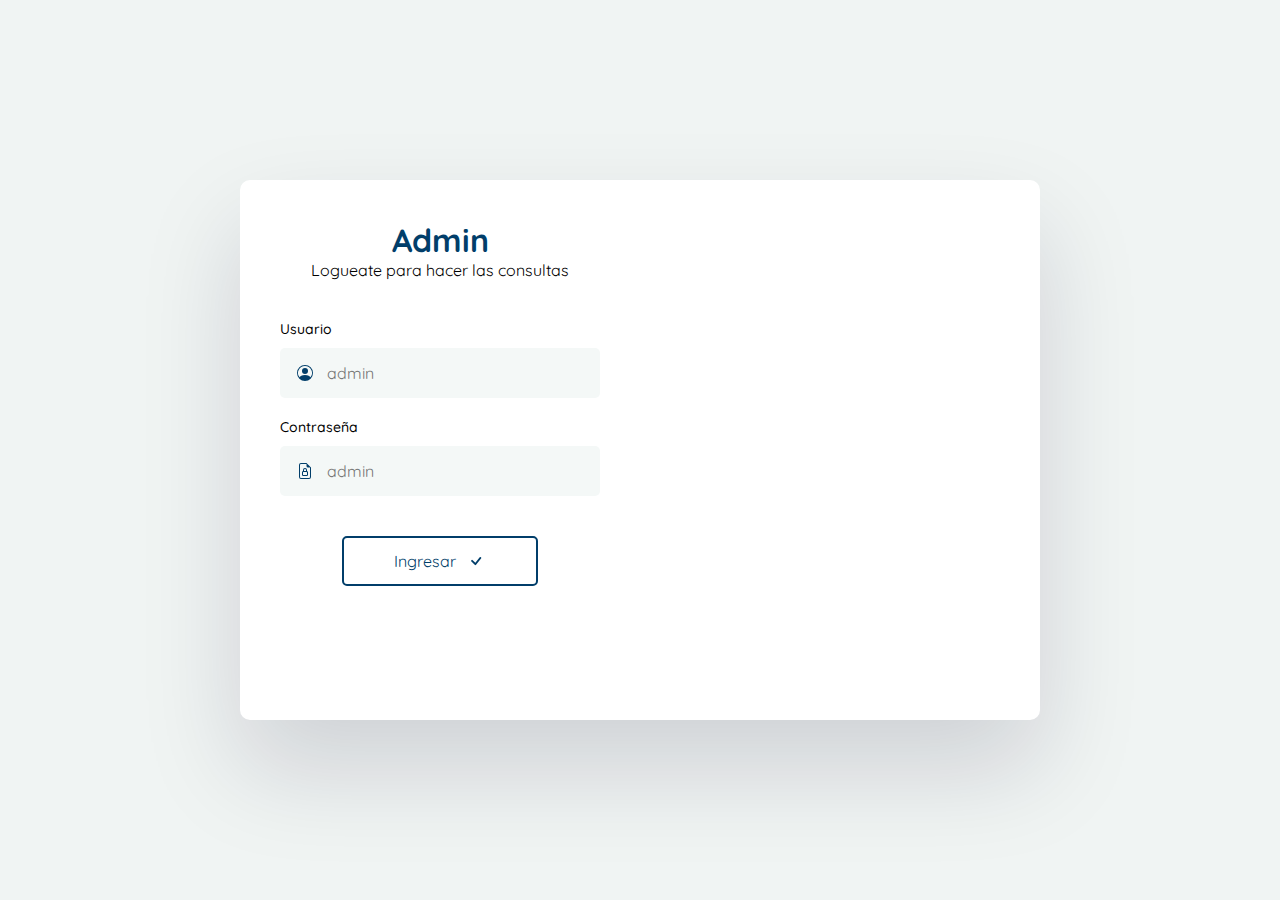
<file: index.html>
<!DOCTYPE html>
<html lang="en">
<head>
	<meta charset="UTF-8">
	<meta http-equiv="X-UA-Compatible" content="IE=edge">
	<meta name="viewport" content="width=device-width, initial-scale=1.0">
	<link rel="preconnect" href="https://fonts.googleapis.com">
	<link rel="preconnect" href="https://fonts.gstatic.com" crossorigin>
	<link href="https://fonts.googleapis.com/css2?family=Quicksand:wght@500;700&display=swap" rel="stylesheet">  
	<link rel="stylesheet" href="styles.css">
    
	<title>Admin</title>
</head>
<body>
	<div class="contenedor">
		<div class="columna-izquierda">
			<div class="registro activo" id="registro">
				<div class="header">
					<h1>Admin</h1>
					<p>Logueate para hacer las consultas</p>
				</div>

				<form class="formulario" id="formValidation">

					<label for="user">Usuario</label>
					<div class="contenedor-input">
						<svg xmlns="http://www.w3.org/2000/svg" width="16" height="16" fill="currentColor" class="bi bi-person-circle" viewBox="0 0 16 16">
							<path d="M11 6a3 3 0 1 1-6 0 3 3 0 0 1 6 0z"/>
							<path fill-rule="evenodd" d="M0 8a8 8 0 1 1 16 0A8 8 0 0 1 0 8zm8-7a7 7 0 0 0-5.468 11.37C3.242 11.226 4.805 10 8 10s4.757 1.225 5.468 2.37A7 7 0 0 0 8 1z"/>
						</svg>
						<input type="text" id="user" name="admin" placeholder="admin">
					</div>

					<label for="pass">Contraseña</label>
					<div class="contenedor-input">
                        <svg xmlns="http://www.w3.org/2000/svg" width="16" height="16" fill="currentColor" class="bi bi-file-earmark-lock" viewBox="0 0 16 16">
                            <path d="M10 7v1.076c.54.166 1 .597 1 1.224v2.4c0 .816-.781 1.3-1.5 1.3h-3c-.719 0-1.5-.484-1.5-1.3V9.3c0-.627.46-1.058 1-1.224V7a2 2 0 1 1 4 0zM7 7v1h2V7a1 1 0 0 0-2 0zM6 9.3v2.4c0 .042.02.107.105.175A.637.637 0 0 0 6.5 12h3a.64.64 0 0 0 .395-.125c.085-.068.105-.133.105-.175V9.3c0-.042-.02-.107-.105-.175A.637.637 0 0 0 9.5 9h-3a.637.637 0 0 0-.395.125C6.02 9.193 6 9.258 6 9.3z"/>
                            <path d="M14 14V4.5L9.5 0H4a2 2 0 0 0-2 2v12a2 2 0 0 0 2 2h8a2 2 0 0 0 2-2zM9.5 3A1.5 1.5 0 0 0 11 4.5h2V14a1 1 0 0 1-1 1H4a1 1 0 0 1-1-1V2a1 1 0 0 1 1-1h5.5v2z"/>
                          </svg>
						<input type="text" id="password" name="password" placeholder="admin">
					</div>

					<div class="contenedor-boton">
                        <button type="submit"> 
							Ingresar
							<svg xmlns="http://www.w3.org/2000/svg" width="16" height="16" fill="currentColor" class="bi bi-check" viewBox="0 0 16 16">
								<path d="M10.97 4.97a.75.75 0 0 1 1.07 1.05l-3.99 4.99a.75.75 0 0 1-1.08.02L4.324 8.384a.75.75 0 1 1 1.06-1.06l2.094 2.093 3.473-4.425a.267.267 0 0 1 .02-.022z"/>
							</svg>
						</button>
					</div>
				</form>
			</div>
            </div>
		<div class="columna-derecha-validation">

		</div>
	</div>

	<script src="validation.js"></script>
</body>
</html>
</file>
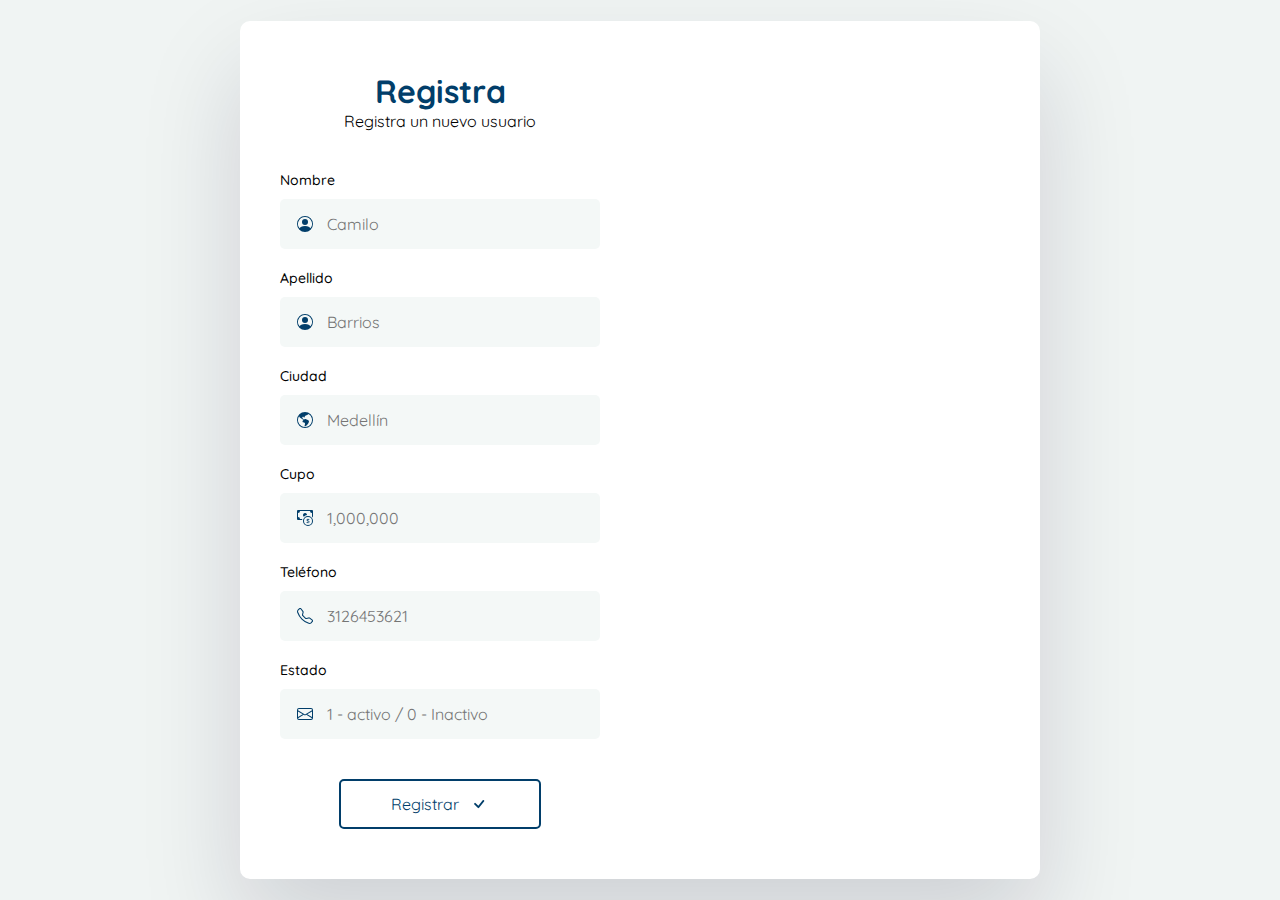
<file: form.html>
<!DOCTYPE html>
<html lang="en">
<head>
	<meta charset="UTF-8">
	<meta http-equiv="X-UA-Compatible" content="IE=edge">
	<meta name="viewport" content="width=device-width, initial-scale=1.0">
	<link rel="preconnect" href="https://fonts.googleapis.com">
	<link rel="preconnect" href="https://fonts.gstatic.com" crossorigin>
	<link href="https://fonts.googleapis.com/css2?family=Quicksand:wght@500;700&display=swap" rel="stylesheet">  
	<link rel="stylesheet" href="styles.css">
	<title>Register Users</title>
</head>
<body>
	<div class="contenedor padding">
		<div class="columna-izquierda">
			<div class="registro activo" id="register">
				<div class="header">
					<h1>Registra</h1>
					<p>Registra un nuevo usuario</p>
				</div>

				<form class="formulario" id="form">

					<label for="nombre">Nombre</label>
					<div class="contenedor-input">
						<svg xmlns="http://www.w3.org/2000/svg" width="16" height="16" fill="currentColor" class="bi bi-person-circle" viewBox="0 0 16 16">
							<path d="M11 6a3 3 0 1 1-6 0 3 3 0 0 1 6 0z"/>
							<path fill-rule="evenodd" d="M0 8a8 8 0 1 1 16 0A8 8 0 0 1 0 8zm8-7a7 7 0 0 0-5.468 11.37C3.242 11.226 4.805 10 8 10s4.757 1.225 5.468 2.37A7 7 0 0 0 8 1z"/>
						</svg>
						<input type="text" id="name" name="name" placeholder="Camilo">
					</div>

					<label for="Apellido">Apellido</label>
					<div class="contenedor-input">
						<svg xmlns="http://www.w3.org/2000/svg" width="16" height="16" fill="currentColor" class="bi bi-person-circle" viewBox="0 0 16 16">
							<path d="M11 6a3 3 0 1 1-6 0 3 3 0 0 1 6 0z"/>
							<path fill-rule="evenodd" d="M0 8a8 8 0 1 1 16 0A8 8 0 0 1 0 8zm8-7a7 7 0 0 0-5.468 11.37C3.242 11.226 4.805 10 8 10s4.757 1.225 5.468 2.37A7 7 0 0 0 8 1z"/>
						</svg>
						<input type="text" id="lastname" name="lastname" placeholder="Barrios">
					</div>

					<label for="Ciudad">Ciudad</label>
					<div class="contenedor-input">
						<svg xmlns="http://www.w3.org/2000/svg" width="16" height="16" fill="currentColor" class="bi bi-globe-americas" viewBox="0 0 16 16">
							<path d="M8 0a8 8 0 1 0 0 16A8 8 0 0 0 8 0ZM2.04 4.326c.325 1.329 2.532 2.54 3.717 3.19.48.263.793.434.743.484-.08.08-.162.158-.242.234-.416.396-.787.749-.758 1.266.035.634.618.824 1.214 1.017.577.188 1.168.38 1.286.983.082.417-.075.988-.22 1.52-.215.782-.406 1.48.22 1.48 1.5-.5 3.798-3.186 4-5 .138-1.243-2-2-3.5-2.5-.478-.16-.755.081-.99.284-.172.15-.322.279-.51.216-.445-.148-2.5-2-1.5-2.5.78-.39.952-.171 1.227.182.078.099.163.208.273.318.609.304.662-.132.723-.633.039-.322.081-.671.277-.867.434-.434 1.265-.791 2.028-1.12.712-.306 1.365-.587 1.579-.88A7 7 0 1 1 2.04 4.327Z"/>
						  </svg>
						<input type="text" id="city" name="city" placeholder="Medellín">
					</div>
					<label for="cupo">Cupo</label>
					<div class="contenedor-input">
						<svg xmlns="http://www.w3.org/2000/svg" width="16" height="16" fill="currentColor" class="bi bi-cash-coin" viewBox="0 0 16 16">
							<path fill-rule="evenodd" d="M11 15a4 4 0 1 0 0-8 4 4 0 0 0 0 8zm5-4a5 5 0 1 1-10 0 5 5 0 0 1 10 0z"/>
							<path d="M9.438 11.944c.047.596.518 1.06 1.363 1.116v.44h.375v-.443c.875-.061 1.386-.529 1.386-1.207 0-.618-.39-.936-1.09-1.1l-.296-.07v-1.2c.376.043.614.248.671.532h.658c-.047-.575-.54-1.024-1.329-1.073V8.5h-.375v.45c-.747.073-1.255.522-1.255 1.158 0 .562.378.92 1.007 1.066l.248.061v1.272c-.384-.058-.639-.27-.696-.563h-.668zm1.36-1.354c-.369-.085-.569-.26-.569-.522 0-.294.216-.514.572-.578v1.1h-.003zm.432.746c.449.104.655.272.655.569 0 .339-.257.571-.709.614v-1.195l.054.012z"/>
							<path d="M1 0a1 1 0 0 0-1 1v8a1 1 0 0 0 1 1h4.083c.058-.344.145-.678.258-1H3a2 2 0 0 0-2-2V3a2 2 0 0 0 2-2h10a2 2 0 0 0 2 2v3.528c.38.34.717.728 1 1.154V1a1 1 0 0 0-1-1H1z"/>
							<path d="M9.998 5.083 10 5a2 2 0 1 0-3.132 1.65 5.982 5.982 0 0 1 3.13-1.567z"/>
						  </svg>
						<input type="text" id="cupo" name="cupo" placeholder="1,000,000">
					</div>
                    
					<label for="telefono">Teléfono</label>
					<div class="contenedor-input">
                        <svg xmlns="http://www.w3.org/2000/svg" width="16" height="16" fill="currentColor" class="bi bi-telephone" viewBox="0 0 16 16">
                            <path d="M3.654 1.328a.678.678 0 0 0-1.015-.063L1.605 2.3c-.483.484-.661 1.169-.45 1.77a17.568 17.568 0 0 0 4.168 6.608 17.569 17.569 0 0 0 6.608 4.168c.601.211 1.286.033 1.77-.45l1.034-1.034a.678.678 0 0 0-.063-1.015l-2.307-1.794a.678.678 0 0 0-.58-.122l-2.19.547a1.745 1.745 0 0 1-1.657-.459L5.482 8.062a1.745 1.745 0 0 1-.46-1.657l.548-2.19a.678.678 0 0 0-.122-.58L3.654 1.328zM1.884.511a1.745 1.745 0 0 1 2.612.163L6.29 2.98c.329.423.445.974.315 1.494l-.547 2.19a.678.678 0 0 0 .178.643l2.457 2.457a.678.678 0 0 0 .644.178l2.189-.547a1.745 1.745 0 0 1 1.494.315l2.306 1.794c.829.645.905 1.87.163 2.611l-1.034 1.034c-.74.74-1.846 1.065-2.877.702a18.634 18.634 0 0 1-7.01-4.42 18.634 18.634 0 0 1-4.42-7.009c-.362-1.03-.037-2.137.703-2.877L1.885.511z"/>
						</svg>
						<input type="text" id="telefono" name="telefono" placeholder="3126453621">
					</div>
                    
                    <label for="estado">Estado</label>
                    <div class="contenedor-input">
                        <svg xmlns="http://www.w3.org/2000/svg" width="16" height="16" fill="currentColor" class="bi bi-envelope" viewBox="0 0 16 16">
                            <path d="M0 4a2 2 0 0 1 2-2h12a2 2 0 0 1 2 2v8a2 2 0 0 1-2 2H2a2 2 0 0 1-2-2V4zm2-1a1 1 0 0 0-1 1v.217l7 4.2 7-4.2V4a1 1 0 0 0-1-1H2zm13 2.383-4.758 2.855L15 11.114v-5.73zm-.034 6.878L9.271 8.82 8 9.583 6.728 8.82l-5.694 3.44A1 1 0 0 0 2 13h12a1 1 0 0 0 .966-.739zM1 11.114l4.758-2.876L1 5.383v5.73z"/>
                        </svg>
                        <input type="text" id="estado" name="estado" placeholder="1 - activo / 0 - Inactivo">
                    </div>

					<div class="contenedor-boton">
						<button type="submit">
							Registrar
							<svg xmlns="http://www.w3.org/2000/svg" width="16" height="16" fill="currentColor" class="bi bi-check" viewBox="0 0 16 16">
								<path d="M10.97 4.97a.75.75 0 0 1 1.07 1.05l-3.99 4.99a.75.75 0 0 1-1.08.02L4.324 8.384a.75.75 0 1 1 1.06-1.06l2.094 2.093 3.473-4.425a.267.267 0 0 1 .02-.022z"/>
							</svg>
						</button>
					</div>
				</form>
			</div>

			<div class="header exito" id="exito">
				<svg xmlns="http://www.w3.org/2000/svg" width="16" height="16" fill="currentColor" class="bi bi-check-circle" viewBox="0 0 16 16">
					<path d="M8 15A7 7 0 1 1 8 1a7 7 0 0 1 0 14zm0 1A8 8 0 1 0 8 0a8 8 0 0 0 0 16z"/>
					<path d="M10.97 4.97a.235.235 0 0 0-.02.022L7.477 9.417 5.384 7.323a.75.75 0 0 0-1.06 1.06L6.97 11.03a.75.75 0 0 0 1.079-.02l3.992-4.99a.75.75 0 0 0-1.071-1.05z"/>
				</svg>
				<h1>Registrado!</h1>
			</div>
		</div>

		<div class="columna-derecha">

		</div>
	</div>

	<script src="script.js"></script>
</body>
</html>
</file>
<file: styles.css>
:root {
	--primario: #013E6A;
	--secundario: #000;
}

* {
	padding: 0;
	margin: 0;
	box-sizing: border-box;
}

body {
	background: #F0F4F3;
	font-family: 'Quicksand', sans-serif;

	min-height: 100vh;
	display: flex;
	align-items: center;
	justify-content: center;
}

a{
	text-decoration: none;
	color: var(--secundario);
	font-weight: bold;
}

.contenedor {
	width: 90%;
	max-width: 800px;
	border-radius: 10px;
	overflow: hidden;
	box-shadow: rgba(17, 12, 46, 0.15) 0px 48px 100px 0px;
	background: #fff;
	min-height: 60vh;

	display: grid;
	grid-template-columns: 1fr 1fr;
}

.padding{
	padding: 10px 0;
}

.columna-izquierda {
	padding: 40px;
}

.columna-derecha-validation {
	background-image: url('https://images.pexels.com/photos/3589903/pexels-photo-3589903.jpeg?auto=compress&cs=tinysrgb&w=1260&h=750&dpr=1');
	background-size: cover;
	background-position-x: center;
}

.columna-derecha {
	background-image: url('https://images.pexels.com/photos/8518669/pexels-photo-8518669.jpeg?auto=compress&cs=tinysrgb&w=1260&h=750&dpr=1');
	background-size: cover;
	background-position-x: center;
}


.header {
	margin-bottom: 40px;
	text-align: center;
}

.header h1 {
	color: var(--primario);
}

.header p {
	color: var(--secundario);
}

label {
	margin-bottom: 10px;
	display: block;
	font-weight: 500;
	color: var(--secundario);
	font-size: 14px;
}

.contenedor-input {
	position: relative;
}

.registro {
	display: none;
}

.registro.activo {
	display: block;
}

.exito {
	display: none;
	height: 100%;
	flex-direction: column;
	align-items: center;
	justify-content: center;
	gap: 20px;
}

.exito.activo {
	display: flex;
}

.exito svg {
	width: 50px;
	height: 50px;
	color: var(--primario);
}


input {
	height: 50px;
	line-height: 50px;
	font-size: 16px;
	width: 100%;
	border: none;
	border-radius: 5px;
	padding: 0 20px 0 45px;
	margin-bottom: 20px;
	background: #f4f8f7;
	color: var(--primario);
	font-family: 'Quicksand', sans-serif;
	border: 2px solid transparent;
	transition: .3s ease all;
}

input:focus {
	outline: none;
	border: 2px solid var(--primario);
}

.contenedor-input svg {
	position: absolute;
	color: var(--primario);
	top: 17px;
	left: 17px;
} 

.contenedor-boton {
	display: flex;
	justify-content: center;
}

button {
	font-family: 'Quicksand', sans-serif;
	font-size: 16px;
	border-radius: 5px;
	margin-top: 20px;
	background: none;
	height: 50px;
	color: var(--primario);
	padding: 0 50px;
	display: flex;
	align-items: center;
	justify-content: end;
	border: 2px solid var(--primario);
	cursor: pointer;
	transition: .3s ease all;
	outline: none;
}

button:hover {
	background: var(--primario);
	color: #fff;
}

button svg {
	margin-left: 10px;
	width: 20px;
	height: 20px;
}
</file>
